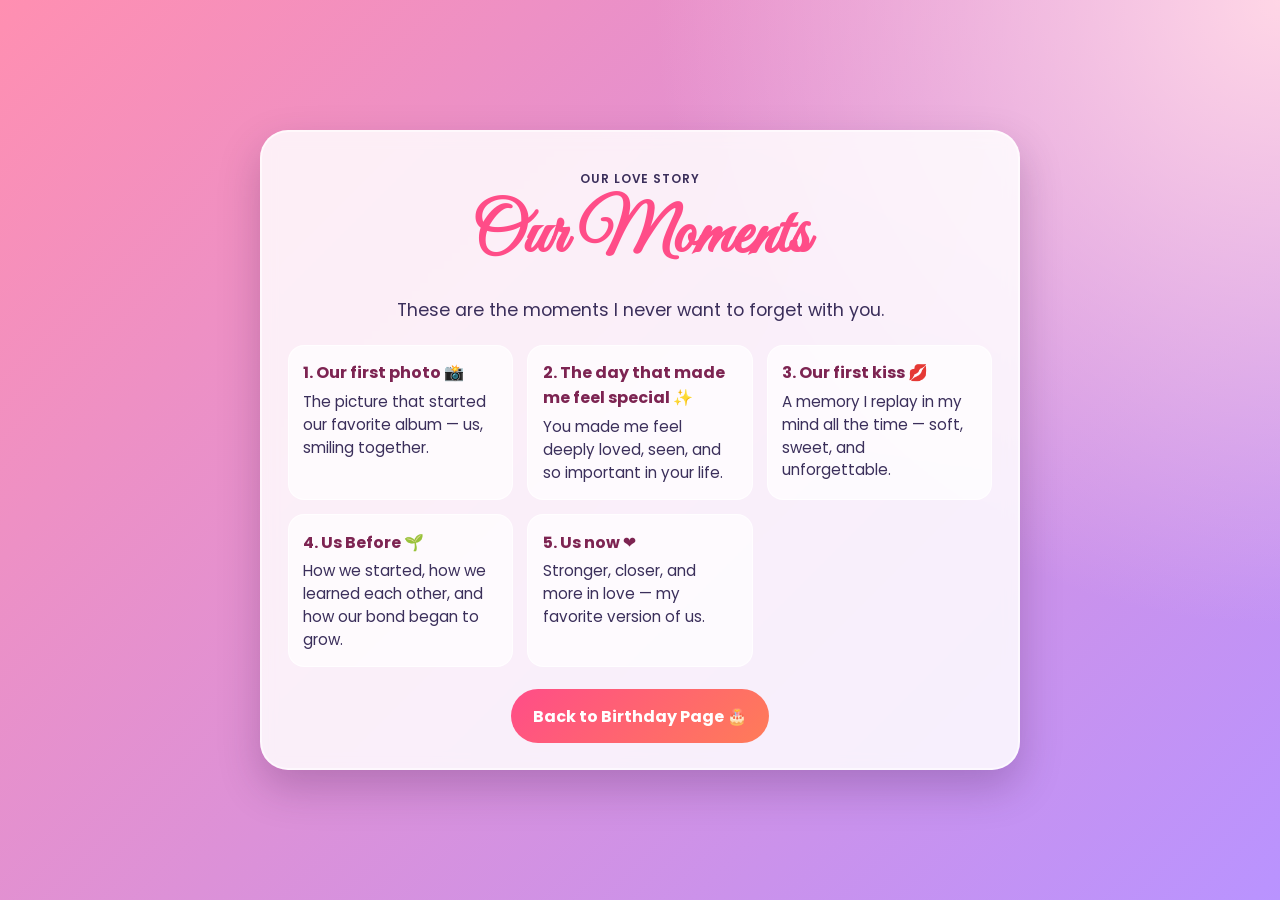
<file: moments.html>
<!DOCTYPE html>
<html lang="en">
  <head>
    <meta charset="UTF-8" />
    <meta name="viewport" content="width=device-width, initial-scale=1.0" />
    <title>Our Moments 💞</title>
    <link rel="preconnect" href="https://fonts.googleapis.com" />
    <link rel="preconnect" href="https://fonts.gstatic.com" crossorigin />
    <link
      href="https://fonts.googleapis.com/css2?family=Great+Vibes&family=Poppins:wght@300;400;600;700&display=swap"
      rel="stylesheet"
    />
    <link rel="stylesheet" href="styles.css" />
  </head>
  <body class="moments-page">
    <main class="card">
      <p class="tag">Our Love Story</p>
      <h1>Our Moments</h1>
      <p class="message">These are the moments I never want to forget with you.</p>

      <section class="moments-grid" aria-label="Our special moments">
        <article class="moment">
          <h2>1. Our first photo 📸</h2>
          <p>The picture that started our favorite album — us, smiling together.</p>
        </article>
        <article class="moment">
          <h2>2. The day that made me feel special ✨</h2>
          <p>You made me feel deeply loved, seen, and so important in your life.</p>
        </article>
        <article class="moment">
          <h2>3. Our first kiss 💋</h2>
          <p>A memory I replay in my mind all the time — soft, sweet, and unforgettable.</p>
        </article>
        <article class="moment">
          <h2>4. Us Before 🌱</h2>
          <p>How we started, how we learned each other, and how our bond began to grow.</p>
        </article>
        <article class="moment">
          <h2>5. Us now ❤️</h2>
          <p>Stronger, closer, and more in love — my favorite version of us.</p>
        </article>
      </section>

      <a class="link-btn" href="index.html">Back to Birthday Page 🎂</a>
    </main>
  </body>
</html>
</file>
<file: styles.css>
:root {
  --bg1: #ff8fb1;
  --bg2: #b993ff;
  --accent: #ff4d88;
  --card-bg: rgba(255, 255, 255, 0.85);
  --text: #3b2f5b;
}

* {
  box-sizing: border-box;
}

body {
  margin: 0;
  min-height: 100vh;
  font-family: 'Poppins', system-ui, sans-serif;
  color: var(--text);
  background: radial-gradient(circle at top right, #ffd6e6, transparent 40%),
    linear-gradient(135deg, var(--bg1), var(--bg2));
  display: grid;
  place-items: center;
  overflow: hidden;
  padding: 1.2rem;
}

.moments-page {
  overflow: auto;
}

#confetti {
  position: fixed;
  inset: 0;
  width: 100%;
  height: 100%;
  pointer-events: none;
}

.card {
  width: min(92vw, 760px);
  background: var(--card-bg);
  backdrop-filter: blur(8px);
  border: 2px solid rgba(255, 255, 255, 0.6);
  border-radius: 28px;
  padding: clamp(1.4rem, 2vw, 2.5rem);
  text-align: center;
  box-shadow: 0 18px 40px rgba(66, 24, 74, 0.25);
  z-index: 1;
}

.tag {
  font-weight: 600;
  letter-spacing: 0.08em;
  text-transform: uppercase;
  font-size: 0.75rem;
  margin-bottom: 0.3rem;
}

h1 {
  margin: 0.2rem 0 1rem;
  font-family: 'Great Vibes', cursive;
  font-size: clamp(2.3rem, 7vw, 4.4rem);
  color: var(--accent);
}

.message {
  font-size: clamp(0.95rem, 2.4vw, 1.1rem);
  line-height: 1.7;
  margin: 0.7rem 0;
}

.actions {
  display: flex;
  flex-wrap: wrap;
  justify-content: center;
  gap: 0.7rem;
  margin-top: 1.3rem;
}

button,
.link-btn {
  border: none;
  border-radius: 999px;
  padding: 0.9rem 1.4rem;
  font-size: 1rem;
  font-weight: 700;
  color: white;
  background: linear-gradient(135deg, #ff4d88, #ff7c58);
  cursor: pointer;
  transition: transform 0.2s ease, box-shadow 0.2s ease;
  text-decoration: none;
  display: inline-flex;
  align-items: center;
  justify-content: center;
}

button:hover,
button:focus-visible,
.link-btn:hover,
.link-btn:focus-visible {
  transform: translateY(-2px);
  box-shadow: 0 8px 20px rgba(255, 77, 136, 0.35);
}

#surpriseText {
  margin-top: 1rem;
  font-weight: 600;
  color: #802149;
}

.moments-grid {
  display: grid;
  grid-template-columns: repeat(auto-fit, minmax(220px, 1fr));
  gap: 0.9rem;
  margin: 1.2rem 0 1.4rem;
  text-align: left;
}

.moment {
  background: rgba(255, 255, 255, 0.7);
  border-radius: 16px;
  padding: 0.9rem;
  border: 1px solid rgba(255, 255, 255, 0.8);
}

.moment h2 {
  margin: 0 0 0.35rem;
  font-size: 1rem;
  color: #7d2452;
}

.moment p {
  margin: 0;
  font-size: 0.95rem;
  line-height: 1.5;
}

.hidden {
  display: none;
}
</file>
